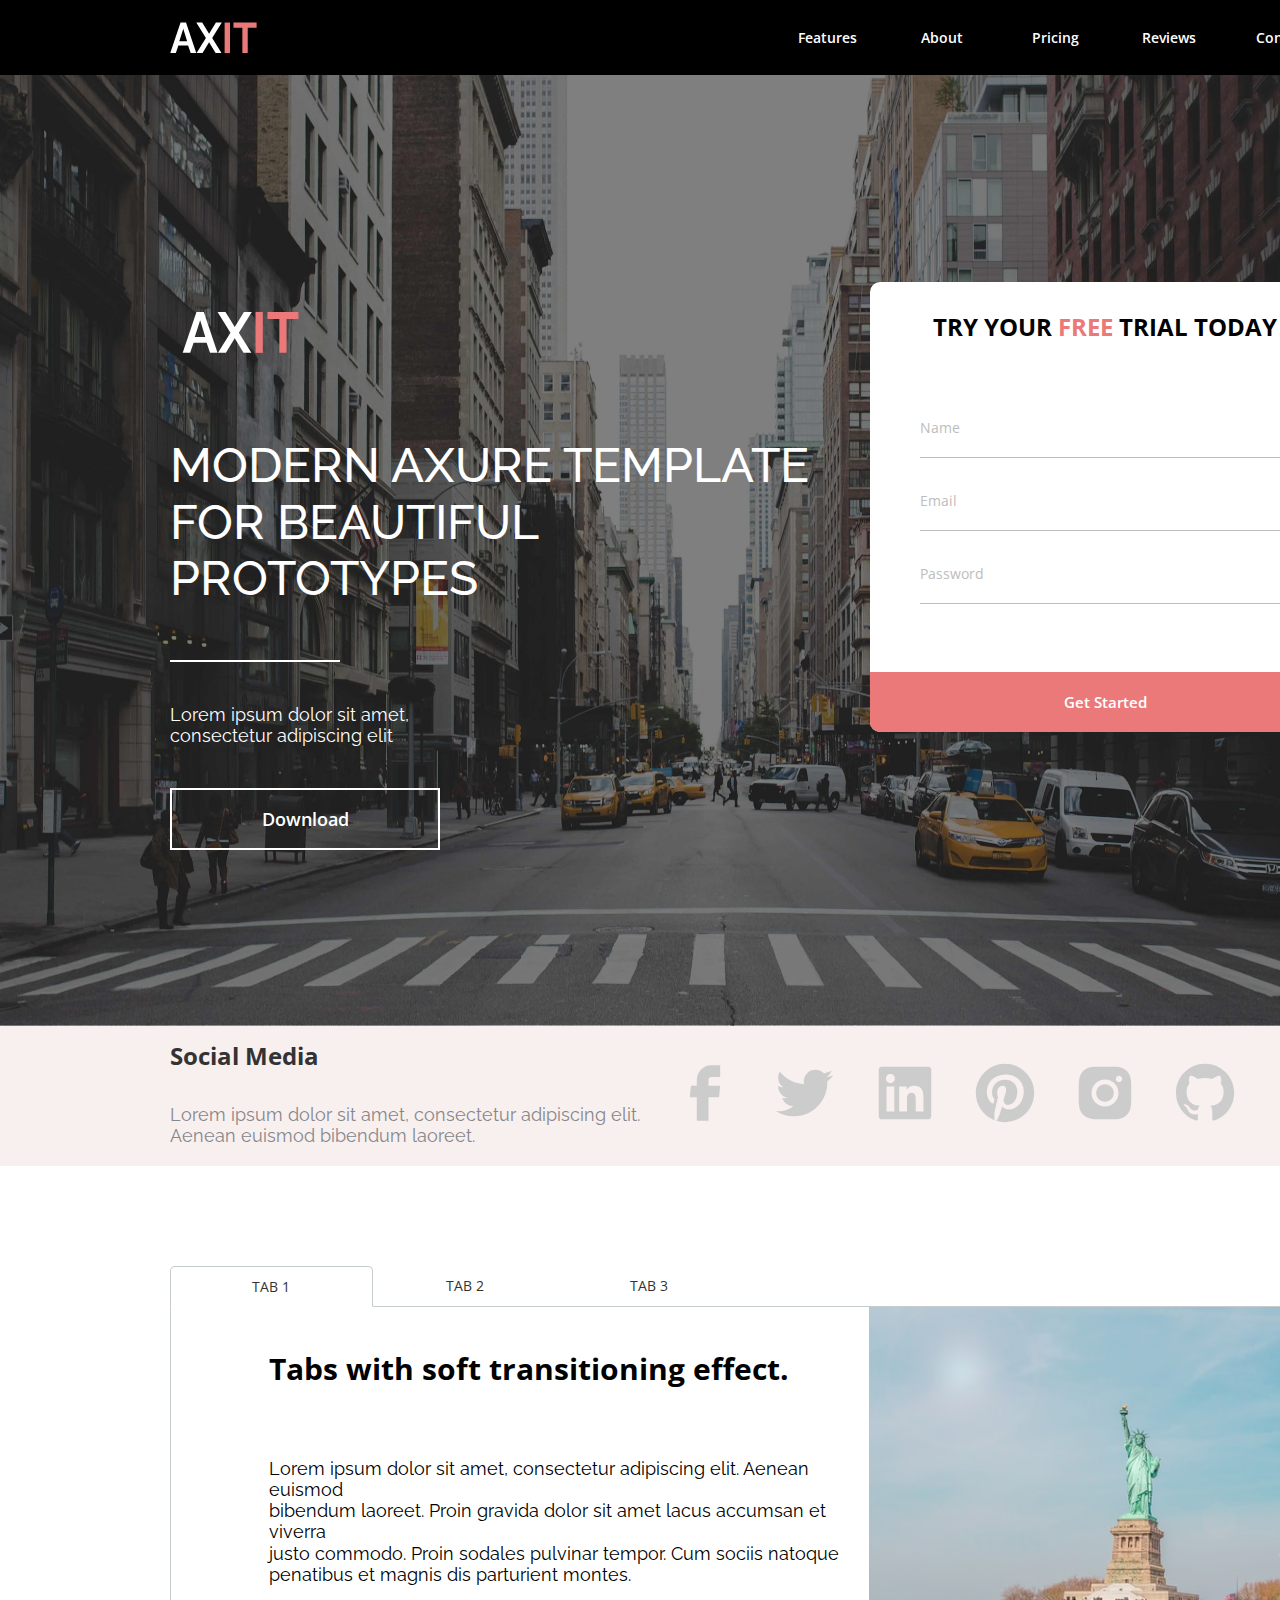
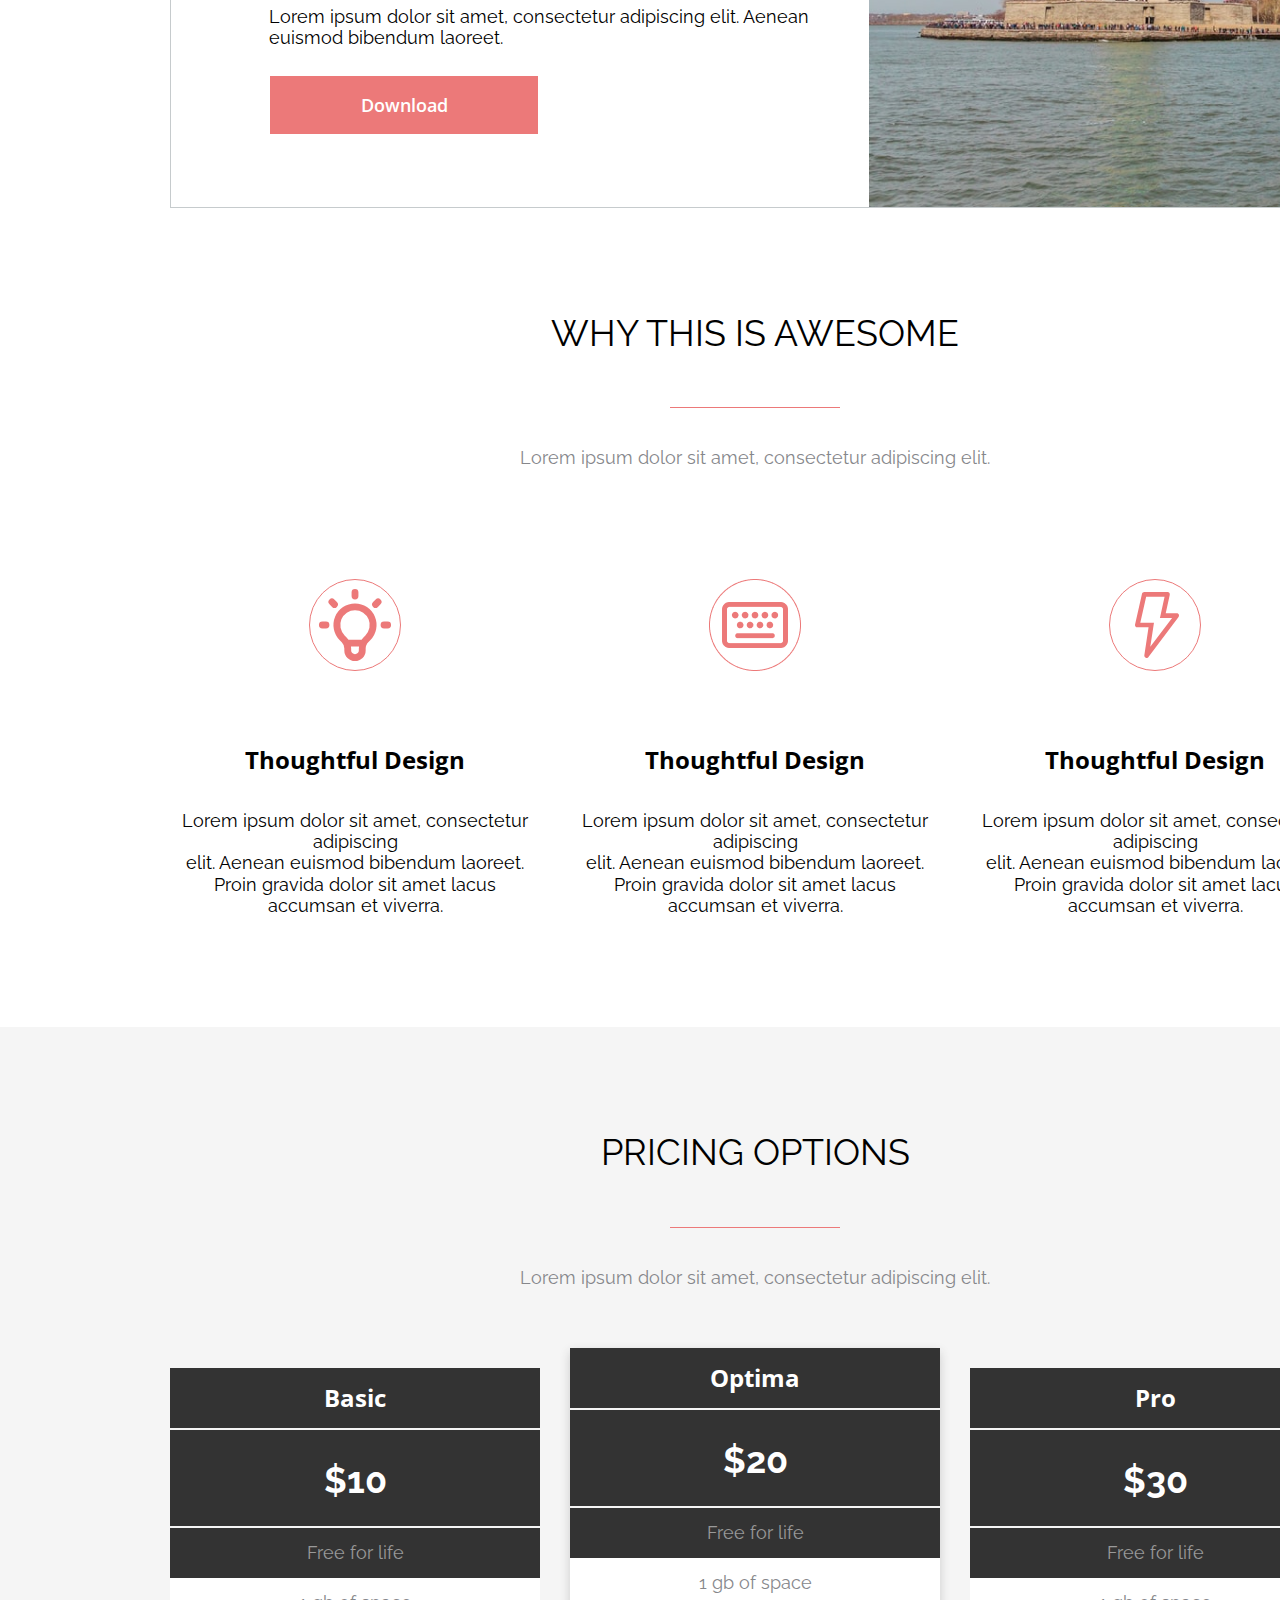
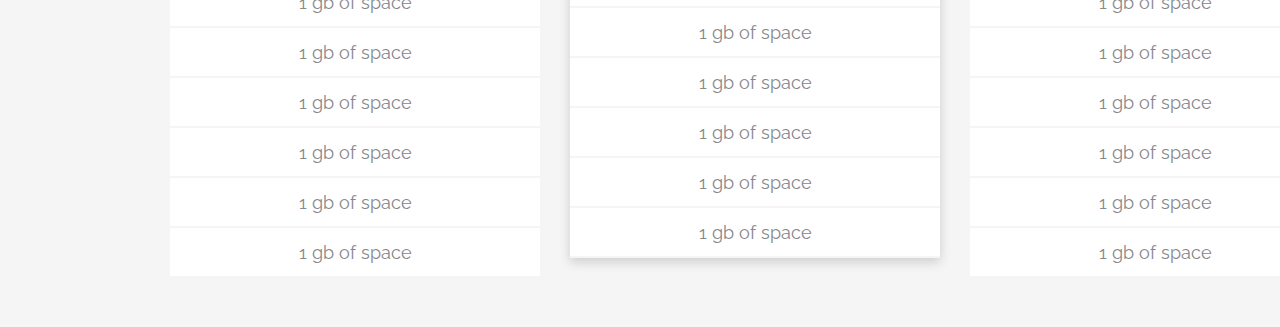
<file: HW5/index.html>
<!DOCTYPE html>
<html lang="en">
<head>
    <meta charset="UTF-8">
    <meta http-equiv="X-UA-Compatible" content="IE=edge">
    <meta name="viewport" content="width=device-width, initial-scale=1.0">
    <link rel="preconnect" href="https://fonts.googleapis.com">
    <link rel="preconnect" href="https://fonts.gstatic.com" crossorigin>
    <link href="https://fonts.googleapis.com/css2?family=Open+Sans:wght@400;700&family=Raleway:wght@400;500&display=swap" rel="stylesheet">
    <link rel="stylesheet" href="assets/axit_css/body.css">
    <title>AXIT</title>
</head>
<body>
  <div class="background-img">
    <div class="header">
    <header class="header__main">
        <img class="header__logo" src="assets/axit_img/logo.svg" alt="AXIT Logo" />
        <nav>
          <ul class="header__nav">
            <li><a class="nav__link" href="">Features</a></li>
            <li><a class="nav__link" href="">About</a></li>
            <li><a class="nav__link" href="">Pricing</a></li>
            <li><a class="nav__link" href="">Reviews</a></li>
            <li><a class="nav__link" href="">Contact</a></li>
          </ul>
        </nav>
      </header>
    </div>
    <div class="whole-banner">
      <div class="banner">
        <div class="banner__main">
          <img class="banner__logo" src="assets/axit_img/logo.svg" alt="AXIT Logo"/>
          <h1 class="banner__title">MODERN AXURE TEMPLATE FOR BEAUTIFUL PROTOTYPES</h1>
          <div class="banner__line"></div>
          <p class="banner__text">
            Lorem ipsum dolor sit amet, consectetur adipiscing elit
          </p>
          <a href="" class="banner__button">Download</a>
        </div>
        <form class="banner__form form" action="">
            <div class="form__title">TRY YOUR <span class="form__title-highlight">FREE</span> TRIAL TODAY</div>
            <div class="form__group" >
              
              <input id="name" class="form__input" type="text">
              <label class="form__label" for="name">Name</label>
            </div>
            <div class="form__group">
              <input id="email" class="form__input" type="text">
              <label class="form__label" for="email">Email</label>
            </div>
            <div class="form__group">
              <input id="password" class="form__input" type="text">
              <label class="form__label" for="password">Password</label>
            </div>
            <button class="form__button">Get Started</button>
        </form>
      </div>
    </div>
</div>
<div class="social__all">
  <div class="social__content">
    <div class="social__text">
      <div class="social__text__title">
        Social Media
      </div>
      <p class="social__text__paragraph">
        Lorem ipsum dolor sit amet, consectetur adipiscing elit. 
        Aenean euismod bibendum laoreet.
      </p>
    </div>
    <a href=""><img class="social__button" src="assets/axit_img/facebook_icon.svg" alt="facebook icon"></a>
    <a href=""><img class="social__button" src="assets/axit_img/twitter_icon.svg" alt="twitter icon"></a>
    <a href=""><img class="social__button" src="assets/axit_img/linkedin_icon.svg" alt="linkedin icon"></a>
    <a href=""><img class="social__button" src="assets/axit_img/pinterest_icon.svg" alt="pinterest icon"></a>
    <a href=""><img class="social__button" src="assets/axit_img/instagram_icon.svg" alt="instagram icon"></a>
    <a href=""><img class="social__button" src="assets/axit_img/github_icon.svg" alt="github icon"></a>
    <a href=""><img class="social__button" src="assets/axit_img/rss_icon.svg" alt="rss icon"></a>
  </div>
</div>
<div class="tabs__all">
  <div class="tabs__main">
    <div class="tabs__tabs-group">
      <a class="tabs-group__tab tab-active" href="">TAB 1</a>
      <a class="tabs-group__tab" href="">TAB 2</a>
      <a class="tabs-group__tab" href="">TAB 3</a>
    </div>
      <div class="tabs__content">
        <div class="tabs__content__text">
          <div class="text__title">Tabs with soft transitioning effect.</div>
          <p class="text__paragraph">Lorem ipsum dolor sit amet, consectetur adipiscing elit. Aenean euismod<br>
            bibendum laoreet. Proin gravida dolor sit amet lacus accumsan et viverra<br>
            justo commodo. Proin sodales pulvinar tempor. Cum sociis natoque 
            penatibus et magnis dis parturient montes.<br><br>

            Lorem ipsum dolor sit amet, consectetur adipiscing elit. Aenean euismod 
            bibendum laoreet.
          </p>
          <a class="tabs__button" href="">Download</a>
        </div>
        <img class="tabs__image" src="assets/axit_img/Rectangle 111.png" alt="Victory Statue">
    </div>
  </div>
</div>
<div class="tabs__all">
  <div class="awesome-block">
    <p class='awesome-block__title'>WHY THIS IS AWESOME</p>
    <div class="awesome-block__line"></div>
    <p class="awesome-block__subtitle">Lorem ipsum dolor sit amet, consectetur adipiscing elit.</p>
    <div class="cards">
    <div class="cards__card">
      <img src="assets/axit_img/about_icon_1.svg" alt="Lamp icon">
      <p class="card__title">Thoughtful Design</p>
      <p class="card__text">Lorem ipsum dolor sit amet, consectetur adipiscing<br>
        elit. Aenean euismod bibendum laoreet.<br>
        Proin gravida  dolor sit amet lacus<br>
        accumsan et viverra.</p>
    </div>
    <div class="cards__card">
      <img src="assets/axit_img/about_icon_2.png" alt="Keyboard icon">
      <p class="card__title">Thoughtful Design</p>
      <p class="card__text">Lorem ipsum dolor sit amet, consectetur adipiscing<br>
        elit. Aenean euismod bibendum laoreet.<br>
        Proin gravida  dolor sit amet lacus<br>
        accumsan et viverra.</p>
    </div>
    <div class="cards__card">
      <img src="assets/axit_img/about_icon_3.svg" alt="Lighting icon">
      <p class="card__title">Thoughtful Design</p>
      <p class="card__text">Lorem ipsum dolor sit amet, consectetur adipiscing<br>
        elit. Aenean euismod bibendum laoreet.<br>
        Proin gravida  dolor sit amet lacus<br>
        accumsan et viverra.</p>
    </div>
  </div>
  </div>
  <div class="pricing-all">
    <div class="awesome-block">
      <div class="pricing__title-block">
      <p class='awesome-block__title pricing__title'>PRICING OPTIONS</p>
      <div class="awesome-block__line pricing__line"></div>
      <p class="awesome-block__subtitle pricing__subtitle">Lorem ipsum dolor sit amet, consectetur adipiscing elit.</p>
    </div>
      <div class="pricing-card">
      <div class="pricing-card__card">
        <div class="pricing-card__title">Basic</div>
        <div class="pricing-card__price">$10</div>
        <div class="pricing-card__description">Free for life</div>
        <div class="pricing-card__offer">1 gb of space</div>
        <div class="pricing-card__offer">1 gb of space</div>
        <div class="pricing-card__offer">1 gb of space</div>
        <div class="pricing-card__offer">1 gb of space</div>
        <div class="pricing-card__offer">1 gb of space</div>
        <div class="pricing-card__offer">1 gb of space</div>
      </div>
      <div class="pricing-card__card">
        <div class="pricing-card__title">Optima</div>
        <div class="pricing-card__price">$20</div>
        <div class="pricing-card__description">Free for life</div>
        <div class="pricing-card__offer">1 gb of space</div>
        <div class="pricing-card__offer">1 gb of space</div>
        <div class="pricing-card__offer">1 gb of space</div>
        <div class="pricing-card__offer">1 gb of space</div>
        <div class="pricing-card__offer">1 gb of space</div>
        <div class="pricing-card__offer">1 gb of space</div>
      </div>
      <div class="pricing-card__card">
        <div class="pricing-card__title">Pro</div>
        <div class="pricing-card__price">$30</div>
        <div class="pricing-card__description">Free for life</div>
        <div class="pricing-card__offer">1 gb of space</div>
        <div class="pricing-card__offer">1 gb of space</div>
        <div class="pricing-card__offer">1 gb of space</div>
        <div class="pricing-card__offer">1 gb of space</div>
        <div class="pricing-card__offer">1 gb of space</div>
        <div class="pricing-card__offer">1 gb of space</div>
      </div>
    </div>
    </div>
</div>
</body>
</html>
</file>
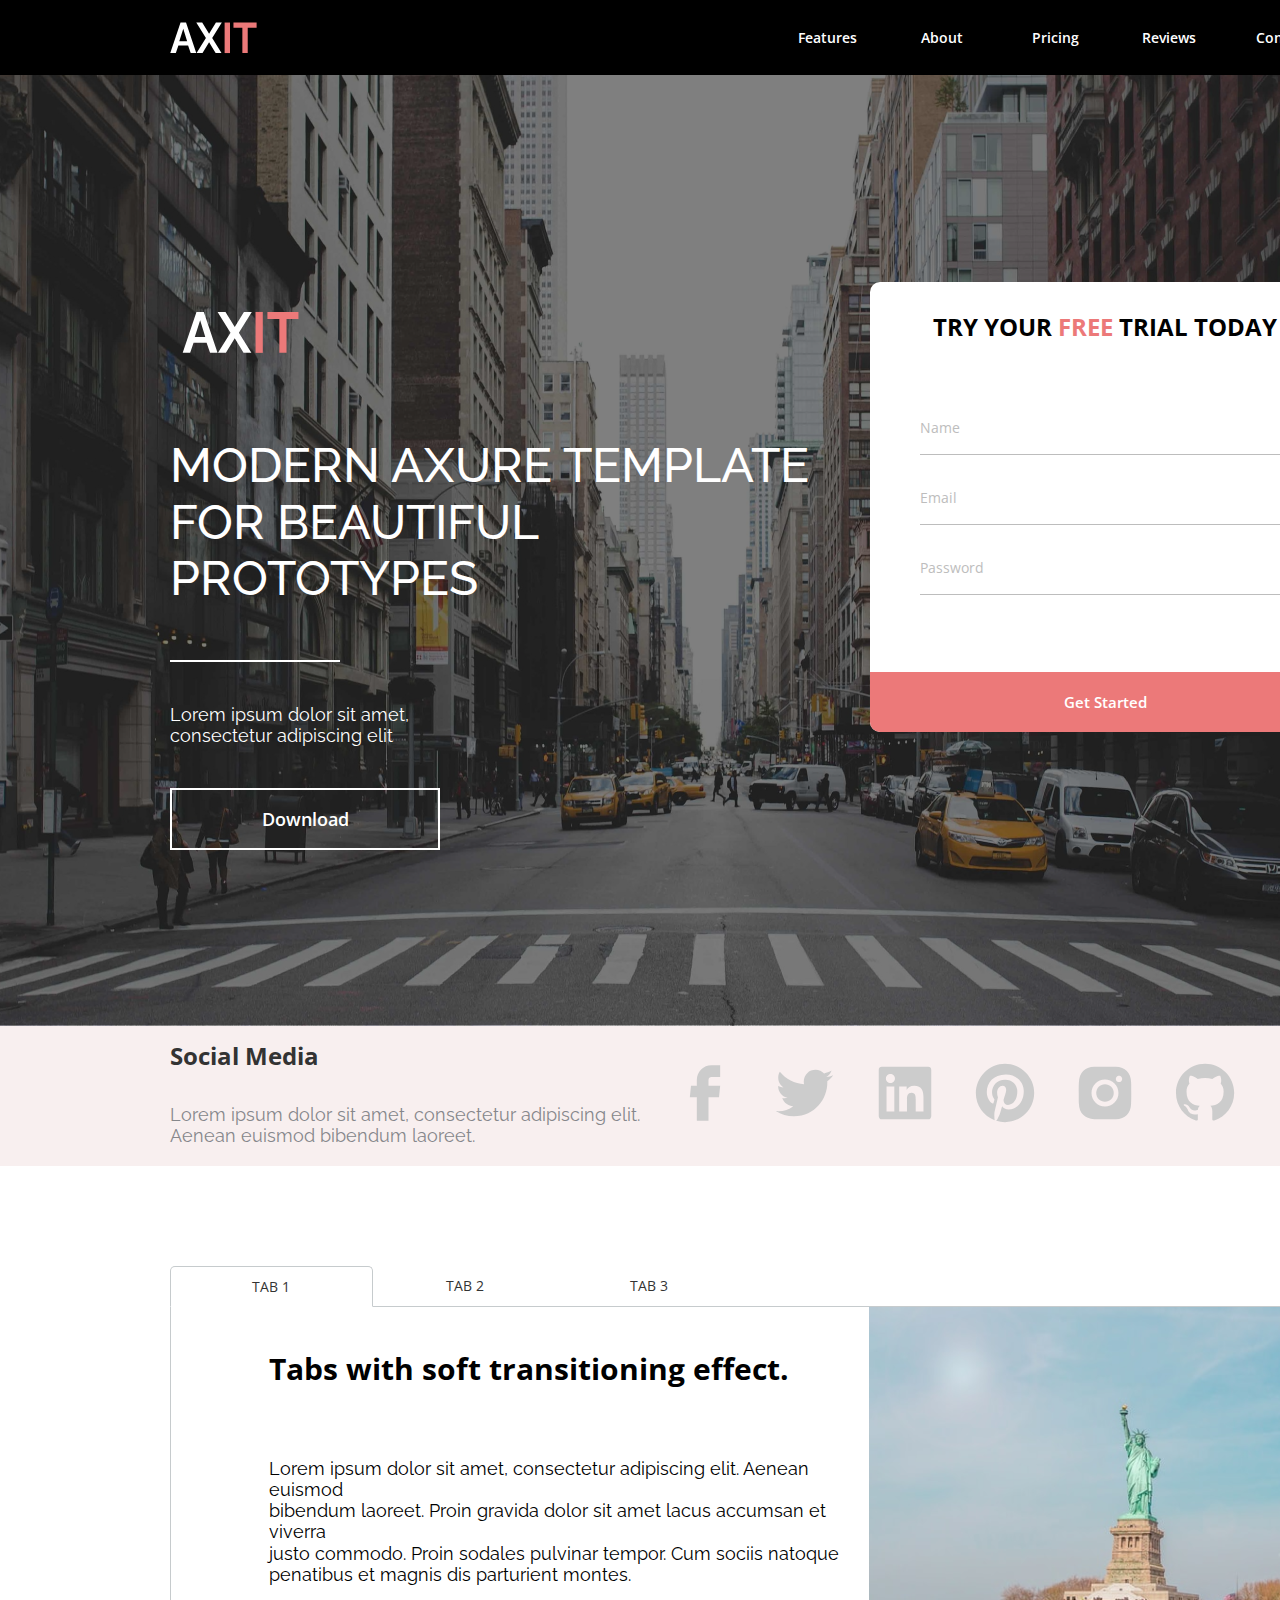
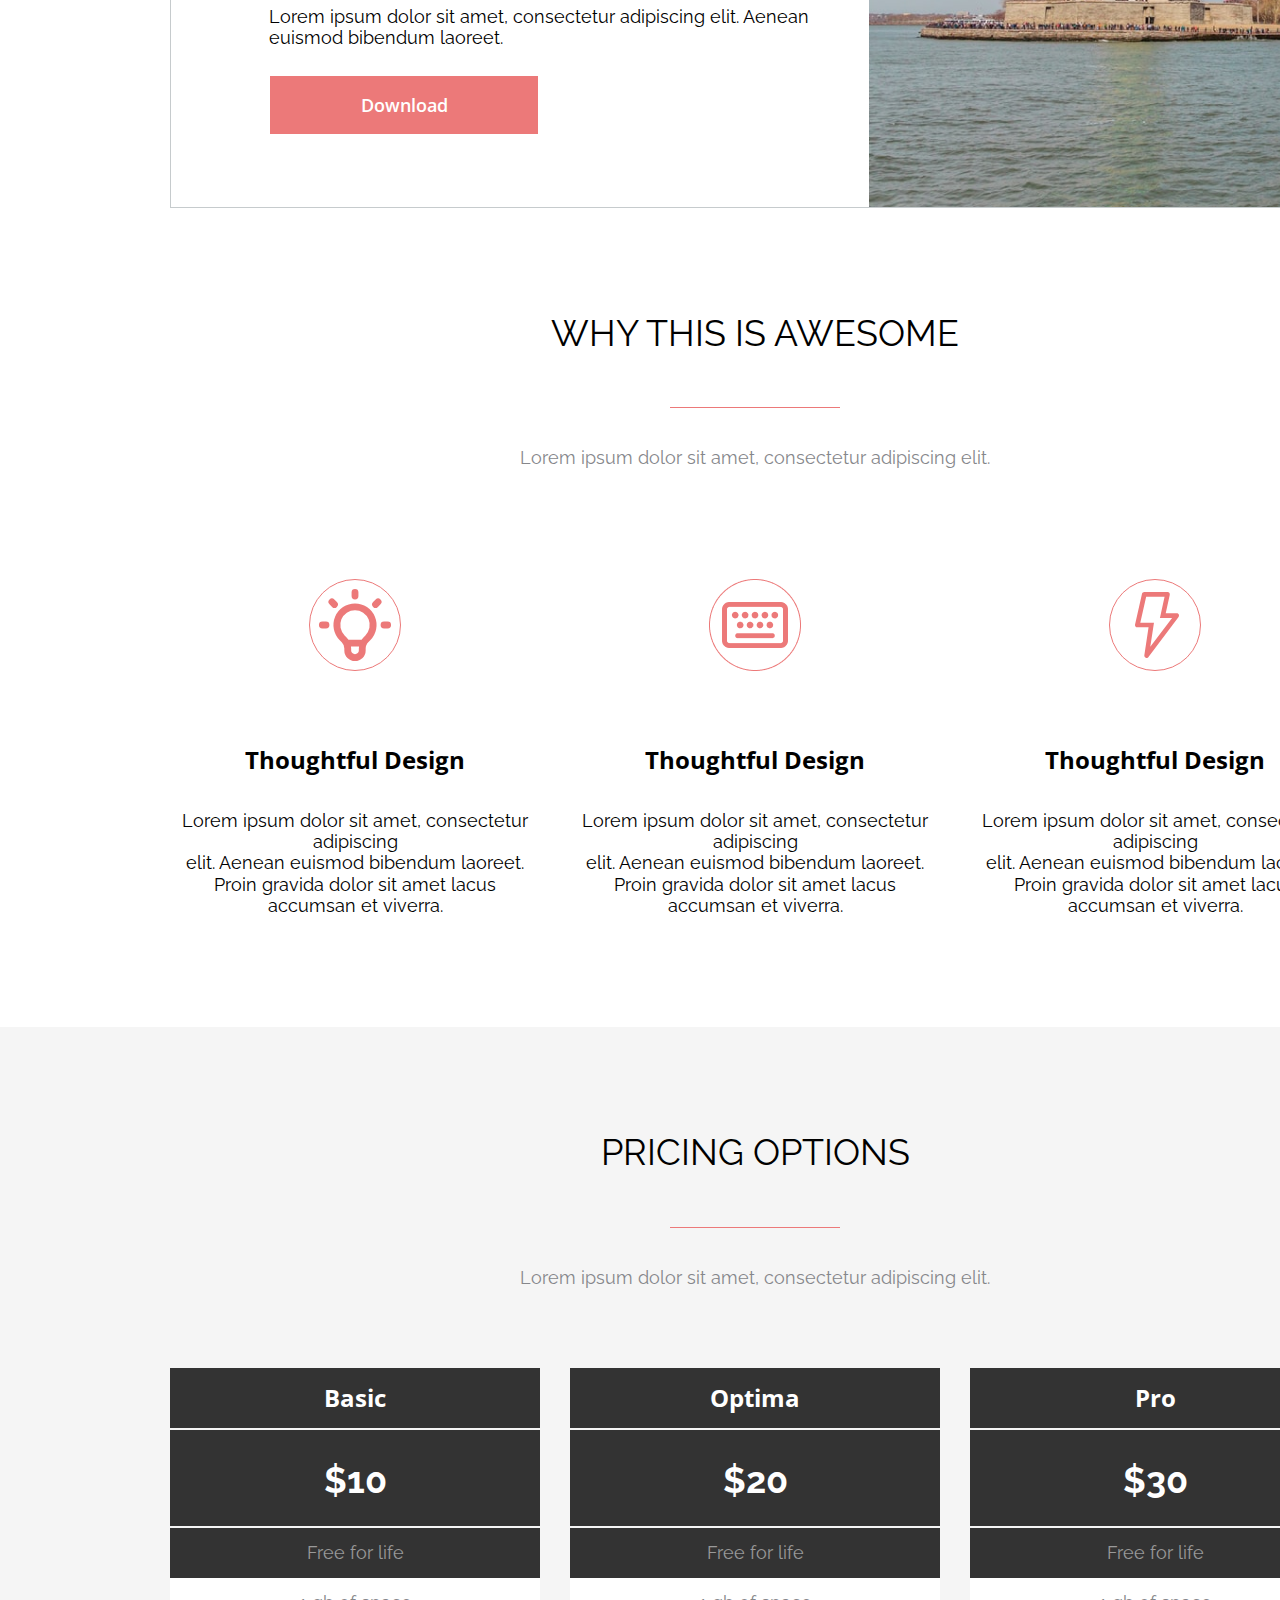
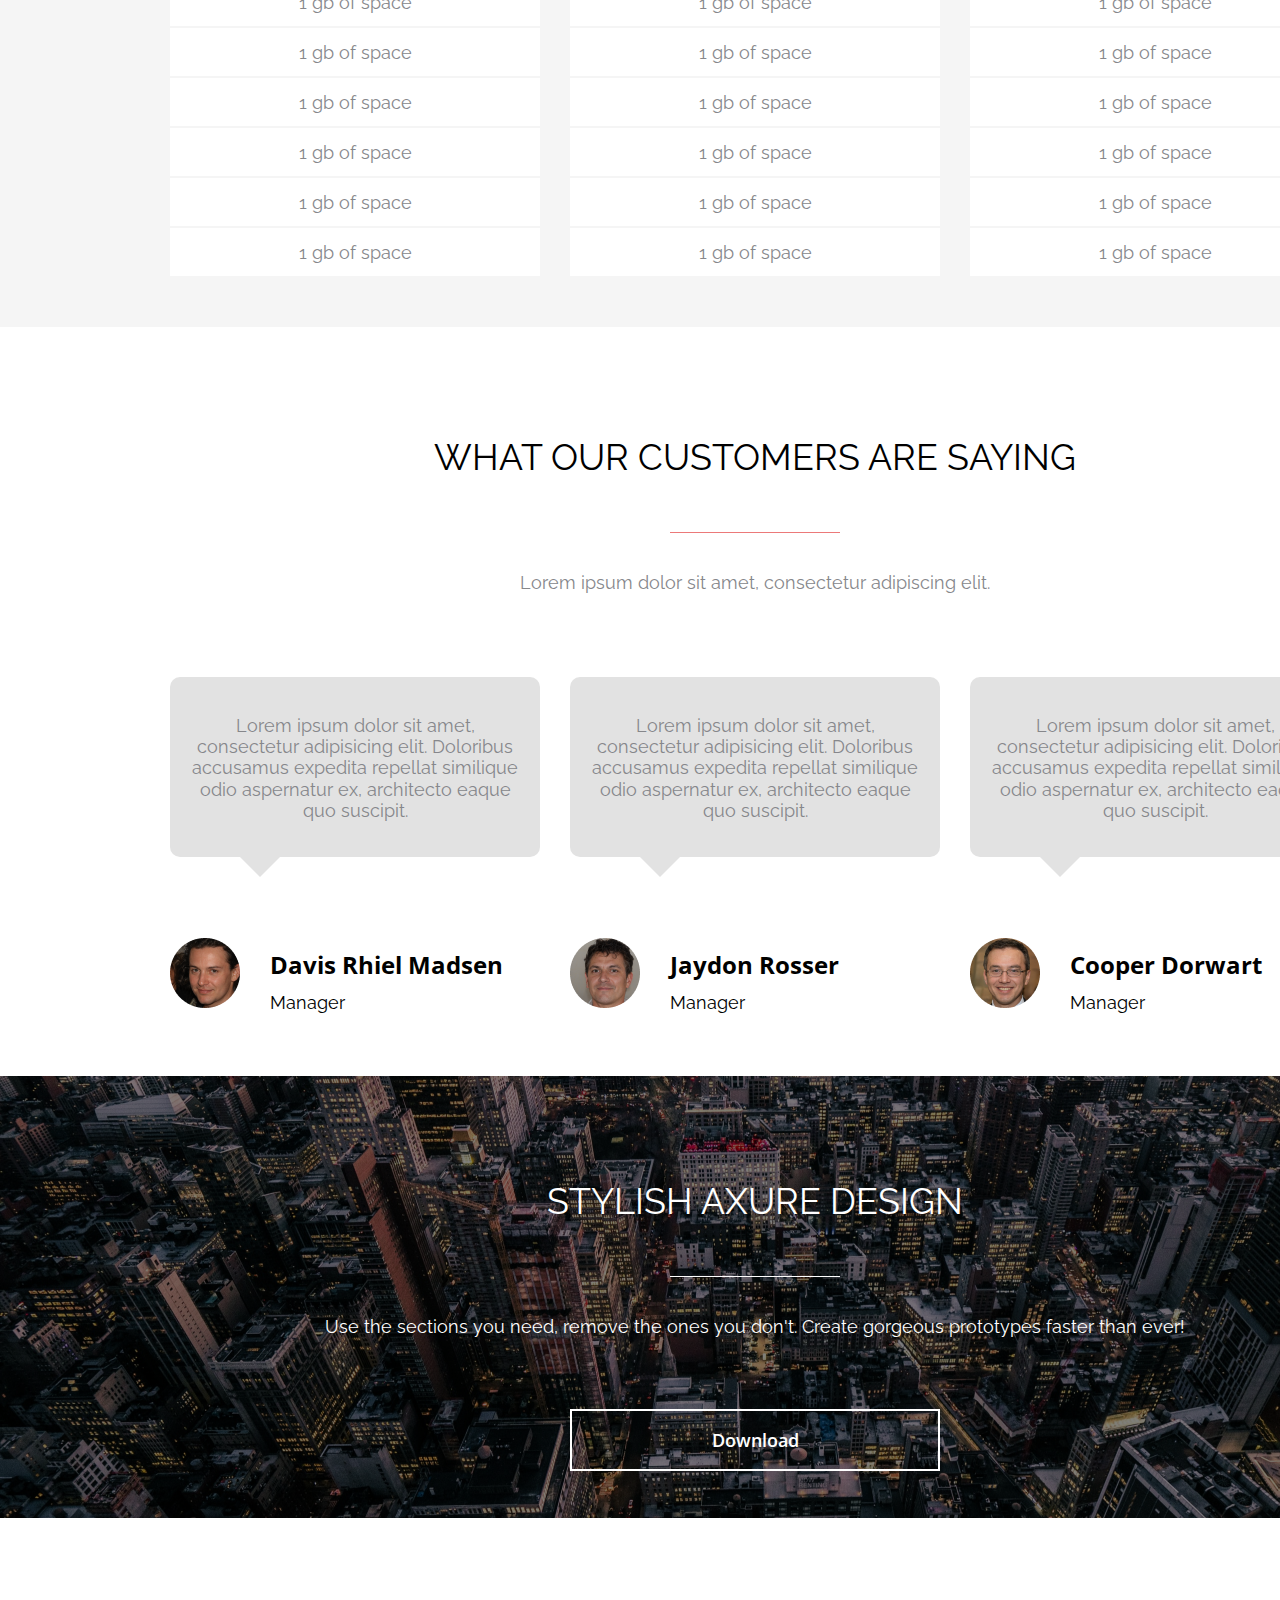
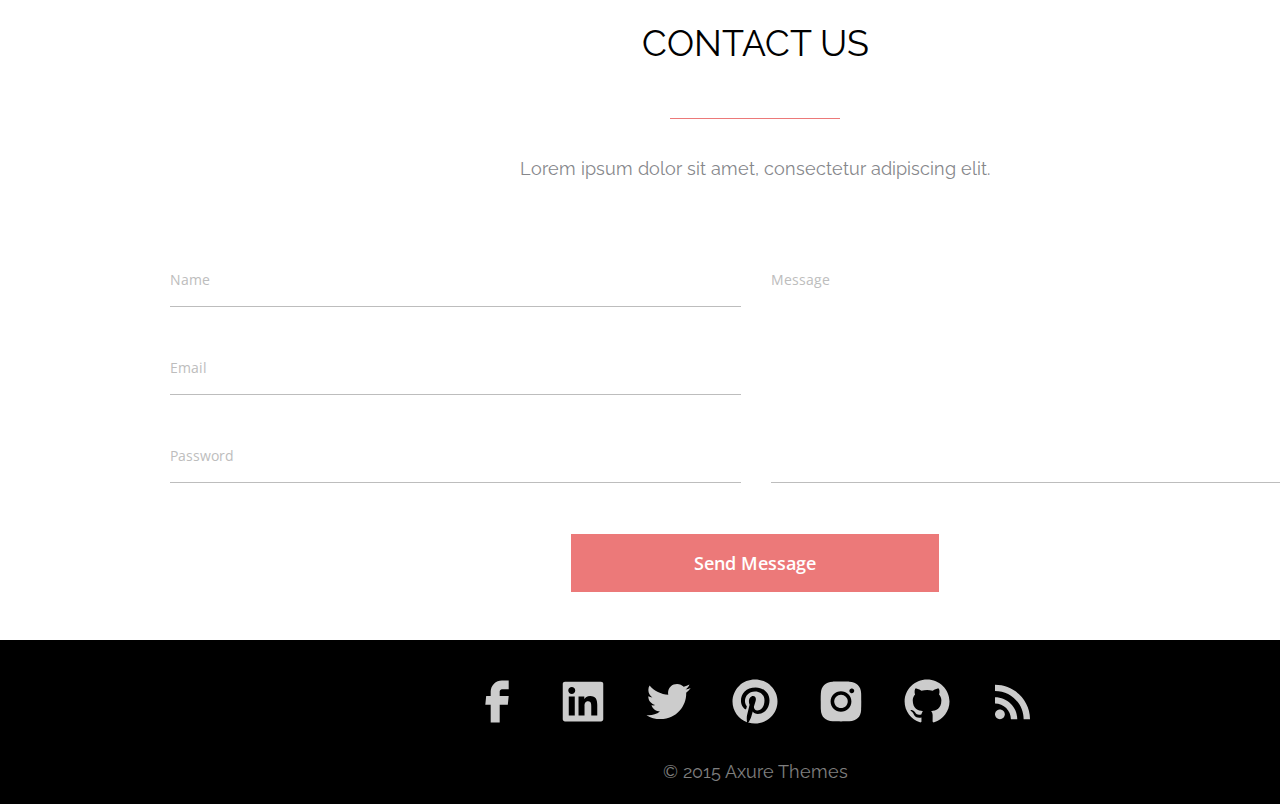
<file: HW7/index.html>
<!DOCTYPE html>
<html lang="en">
<head>
    <meta charset="UTF-8">
    <meta http-equiv="X-UA-Compatible" content="IE=edge">
    <meta name="viewport" content="width=device-width, initial-scale=1.0">
    <link rel="preconnect" href="https://fonts.googleapis.com">
    <link rel="preconnect" href="https://fonts.gstatic.com" crossorigin>
    <link href="https://fonts.googleapis.com/css2?family=Open+Sans:wght@400;700&family=Raleway:wght@400;500&display=swap" rel="stylesheet">
    <link rel="stylesheet" href="assets/axit_css/body.css">
    <title>AXIT</title>
</head>
<body>
  <div class="background-img">
    <div class="header">
    <header class="header__main">
        <img class="header__logo" src="assets/axit_img/logo.svg" alt="AXIT Logo" />
        <nav>
          <ul class="header__nav">
            <li><a class="nav__link" href="">Features</a></li>
            <li><a class="nav__link" href="">About</a></li>
            <li><a class="nav__link" href="">Pricing</a></li>
            <li><a class="nav__link" href="">Reviews</a></li>
            <li><a class="nav__link" href="">Contact</a></li>
          </ul>
        </nav>
      </header>
    </div>
    <div class="whole-banner">
      <div class="banner">
        <div class="banner__main">
          <img class="banner__logo" src="assets/axit_img/logo.svg" alt="AXIT Logo"/>
          <h1 class="banner__title">MODERN AXURE TEMPLATE FOR BEAUTIFUL PROTOTYPES</h1>
          <div class="banner__line"></div>
          <p class="banner__text">
            Lorem ipsum dolor sit amet, consectetur adipiscing elit
          </p>
          <a href="" class="banner__button">Download</a>
        </div>
        <form class="banner__form form" action="">
            <div class="form__title">TRY YOUR <span class="form__title-highlight">FREE</span> TRIAL TODAY</div>
            <div class="form__group" >
              
              <input id="name" class="form__input" type="text">
              <label class="form__label" for="name">Name</label>
            </div>
            <div class="form__group">
              <input id="email" class="form__input" type="text">
              <label class="form__label" for="email">Email</label>
            </div>
            <div class="form__group">
              <input id="password" class="form__input" type="text">
              <label class="form__label" for="password">Password</label>
            </div>
            <button class="form__button">Get Started</button>
        </form>
      </div>
    </div>
</div>
<div class="social__all">
  <div class="social__content">
    <div class="social__text">
      <div class="social__text__title">
        Social Media
      </div>
      <p class="social__text__paragraph">
        Lorem ipsum dolor sit amet, consectetur adipiscing elit. 
        Aenean euismod bibendum laoreet.
      </p>
    </div>
    <a href=""><img class="social__button" src="assets/axit_img/facebook_icon.svg" alt="facebook icon"></a>
    <a href=""><img class="social__button" src="assets/axit_img/twitter_icon.svg" alt="twitter icon"></a>
    <a href=""><img class="social__button" src="assets/axit_img/linkedin_icon.svg" alt="linkedin icon"></a>
    <a href=""><img class="social__button" src="assets/axit_img/pinterest_icon.svg" alt="pinterest icon"></a>
    <a href=""><img class="social__button" src="assets/axit_img/instagram_icon.svg" alt="instagram icon"></a>
    <a href=""><img class="social__button" src="assets/axit_img/github_icon.svg" alt="github icon"></a>
    <a href=""><img class="social__button" src="assets/axit_img/rss_icon.svg" alt="rss icon"></a>
  </div>
</div>
<div class="tabs__all">
  <div class="tabs__main">
    <div class="tabs__tabs-group">
      <a class="tabs-group__tab tab-active" href="">TAB 1</a>
      <a class="tabs-group__tab" href="">TAB 2</a>
      <a class="tabs-group__tab" href="">TAB 3</a>
    </div>
      <div class="tabs__content">
        <div class="tabs__content__text">
          <div class="text__title">Tabs with soft transitioning effect.</div>
          <p class="text__paragraph">Lorem ipsum dolor sit amet, consectetur adipiscing elit. Aenean euismod<br>
            bibendum laoreet. Proin gravida dolor sit amet lacus accumsan et viverra<br>
            justo commodo. Proin sodales pulvinar tempor. Cum sociis natoque 
            penatibus et magnis dis parturient montes.<br><br>

            Lorem ipsum dolor sit amet, consectetur adipiscing elit. Aenean euismod 
            bibendum laoreet.
          </p>
          <a class="tabs__button" href="">Download</a>
        </div>
        <img class="tabs__image" src="assets/axit_img/Rectangle 111.png" alt="Victory Statue">
    </div>
  </div>
</div>
<div class="tabs__all">
  <div class="awesome-block">
    <p class='awesome-block__title'>WHY THIS IS AWESOME</p>
    <div class="awesome-block__line"></div>
    <p class="awesome-block__subtitle">Lorem ipsum dolor sit amet, consectetur adipiscing elit.</p>
    <div class="cards">
    <div class="cards__card">
      <img src="assets/axit_img/about_icon_1.svg" alt="Lamp icon">
      <p class="card__title">Thoughtful Design</p>
      <p class="card__text">Lorem ipsum dolor sit amet, consectetur adipiscing<br>
        elit. Aenean euismod bibendum laoreet.<br>
        Proin gravida  dolor sit amet lacus<br>
        accumsan et viverra.</p>
    </div>
    <div class="cards__card">
      <img src="assets/axit_img/about_icon_2.png" alt="Keyboard icon">
      <p class="card__title">Thoughtful Design</p>
      <p class="card__text">Lorem ipsum dolor sit amet, consectetur adipiscing<br>
        elit. Aenean euismod bibendum laoreet.<br>
        Proin gravida  dolor sit amet lacus<br>
        accumsan et viverra.</p>
    </div>
    <div class="cards__card">
      <img src="assets/axit_img/about_icon_3.svg" alt="Lighting icon">
      <p class="card__title">Thoughtful Design</p>
      <p class="card__text">Lorem ipsum dolor sit amet, consectetur adipiscing<br>
        elit. Aenean euismod bibendum laoreet.<br>
        Proin gravida  dolor sit amet lacus<br>
        accumsan et viverra.</p>
    </div>
  </div>
  </div>
  <div class="pricing-all">
    <div class="awesome-block">
      <div class="pricing__title-block">
      <p class='awesome-block__title pricing__title'>PRICING OPTIONS</p>
      <div class="awesome-block__line pricing__line"></div>
      <p class="awesome-block__subtitle pricing__subtitle">Lorem ipsum dolor sit amet, consectetur adipiscing elit.</p>
    </div>
      <div class="pricing-card">
      <div class="pricing-card__card">
        <div class="pricing-card__title">Basic</div>
        <div class="pricing-card__price">$10</div>
        <div class="pricing-card__description">Free for life</div>
        <div class="pricing-card__offer">1 gb of space</div>
        <div class="pricing-card__offer">1 gb of space</div>
        <div class="pricing-card__offer">1 gb of space</div>
        <div class="pricing-card__offer">1 gb of space</div>
        <div class="pricing-card__offer">1 gb of space</div>
        <div class="pricing-card__offer">1 gb of space</div>
      </div>
      <div class="pricing-card__card">
        <div class="pricing-card__title">Optima</div>
        <div class="pricing-card__price">$20</div>
        <div class="pricing-card__description">Free for life</div>
        <div class="pricing-card__offer">1 gb of space</div>
        <div class="pricing-card__offer">1 gb of space</div>
        <div class="pricing-card__offer">1 gb of space</div>
        <div class="pricing-card__offer">1 gb of space</div>
        <div class="pricing-card__offer">1 gb of space</div>
        <div class="pricing-card__offer">1 gb of space</div>
      </div>
      <div class="pricing-card__card">
        <div class="pricing-card__title">Pro</div>
        <div class="pricing-card__price">$30</div>
        <div class="pricing-card__description">Free for life</div>
        <div class="pricing-card__offer">1 gb of space</div>
        <div class="pricing-card__offer">1 gb of space</div>
        <div class="pricing-card__offer">1 gb of space</div>
        <div class="pricing-card__offer">1 gb of space</div>
        <div class="pricing-card__offer">1 gb of space</div>
        <div class="pricing-card__offer">1 gb of space</div>
      </div>
    </div>
    </div>
    <div class="tabs__all">
      <div class="awesome-block customer-block">
        <p class='awesome-block__title customer__title'>WHAT OUR CUSTOMERS ARE SAYING</p>
        <div class="awesome-block__line pricing__line"></div>
        <p class="awesome-block__subtitle">Lorem ipsum dolor sit amet, consectetur adipiscing elit.</p>
        <div class="customer-cards">
        <div class="customer-cards__card">
          <div class="customer-cards__text">Lorem ipsum dolor sit amet, <br>
            consectetur adipisicing elit. Doloribus <br>
            accusamus expedita repellat similique <br>
            odio aspernatur ex, architecto eaque <br>
            quo suscipit.
            <div class="text__triangle"></div>
          </div>
          <div class="text__author">
            <img class="author__photo" src="assets/axit_img/Ellipse 7.png" alt="Author photo">
            <div class="author__info">
              <p class="author__name">Davis Rhiel Madsen</p>
              <p class="autor__job">Manager</p>
            </div>
          </div>
        </div>
        <div class="customer-cards__card">
          <div class="customer-cards__text">Lorem ipsum dolor sit amet, <br>
            consectetur adipisicing elit. Doloribus <br>
            accusamus expedita repellat similique <br>
            odio aspernatur ex, architecto eaque <br>
            quo suscipit.
            <div class="text__triangle"></div>
          </div>
          
          <div class="text__author">
            <img class="author__photo" src="assets/axit_img/Ellipse 7 (1).png" alt="Author photo">
            <div class="author__info">
              <p class="author__name">Jaydon Rosser</p>
              <p class="autor__job">Manager</p>
            </div>
          </div>
        </div>
        <div class="customer-cards__card">
          <div class="customer-cards__text">Lorem ipsum dolor sit amet, <br>
            consectetur adipisicing elit. Doloribus <br>
            accusamus expedita repellat similique <br>
            odio aspernatur ex, architecto eaque <br>
            quo suscipit.
            <div class="text__triangle"></div>
          </div>
          
          <div class="text__author">
            <img class="author__photo" src="assets/axit_img/Ellipse 7 (2).png" alt="Author photo">
            <div class="author__info">
              <p class="author__name">Cooper Dorwart</p>
              <p class="autor__job">Manager</p>
            </div>
          </div>
        </div>
      </div>
</div>
<div class="stylish-bg">
  <div class="stylish-content">
    <p class="awesome-block__title title-white">STYLISH AXURE DESIGN</p>
    <div class="awesome-block__line line-white"></div>
    <p class="awesome-block__subtitle text-white">Use the sections you need, remove the ones you don't.  Create gorgeous prototypes faster than ever!</p>
    <a href="" class="banner__button button-wide">Download</a>
  </div>
</div>
<div class="contact-us">
  <p class="awesome-block__title customer__title contact-us__title">CONTACT US</p>
  <div class="awesome-block__line pricing__line"></div>
  <p class="awesome-block__subtitle contact-us__subtitle">Lorem ipsum dolor sit amet, consectetur adipiscing elit.</p>
  
  <form class="contact-form" action="">

  <div class="input-group">
    <div class="input-group__item">
    <div class="form__group form__group--contact">
      <input id="name-2" class="form__input input-wide" type="text">
      <label class="form__label" for="name-2">Name</label>
    </div>
    <div class="form__group form__group--contact">
      <input id="email-2" class="form__input input-wide" type="text">
      <label class="form__label" for="email-2">Email</label>
    </div>
    <div class="form__group form__group--contact">
      <input id="password-2" class="form__input " type="text">
      <label class="form__label" for="password-2">Password</label>
    </div>
  </div>

    <div class="form__group input-group__item form__group--contact">
      <textarea class="form__input input-message" id="message"></textarea>
      <label class="form__label" for="message">Message</label>
    </div>
  </div>

    <button class="tabs__button button-wide contact-us__button">Send Message</button>
</form>
</div>
<div class="footer">
  <div class="footer__button-group">
    <a href=""><img class="footer__button" src="assets/axit_img/facebook_icon.svg" alt="facebook icon"></a>
    <a href=""><img class="footer__button" src="assets/axit_img/linkedin_icon.svg" alt="linkedin icon"></a>
    <a href=""><img class="footer__button" src="assets/axit_img/twitter_icon.svg" alt="twitter icon"></a>
    <a href=""><img class="footer__button" src="assets/axit_img/pinterest_icon.svg" alt="pinterest icon"></a>
    <a href=""><img class="footer__button" src="assets/axit_img/instagram_icon.svg" alt="instagram icon"></a>
    <a href=""><img class="footer__button" src="assets/axit_img/github_icon.svg" alt="github icon"></a>
    <a href=""><img class="footer__button" src="assets/axit_img/rss_icon.svg" alt="rss icon"></a>
  </div>
  <p class="copyright">© 2015 Axure Themes</p>
</div>
</body>
</html>
</file>
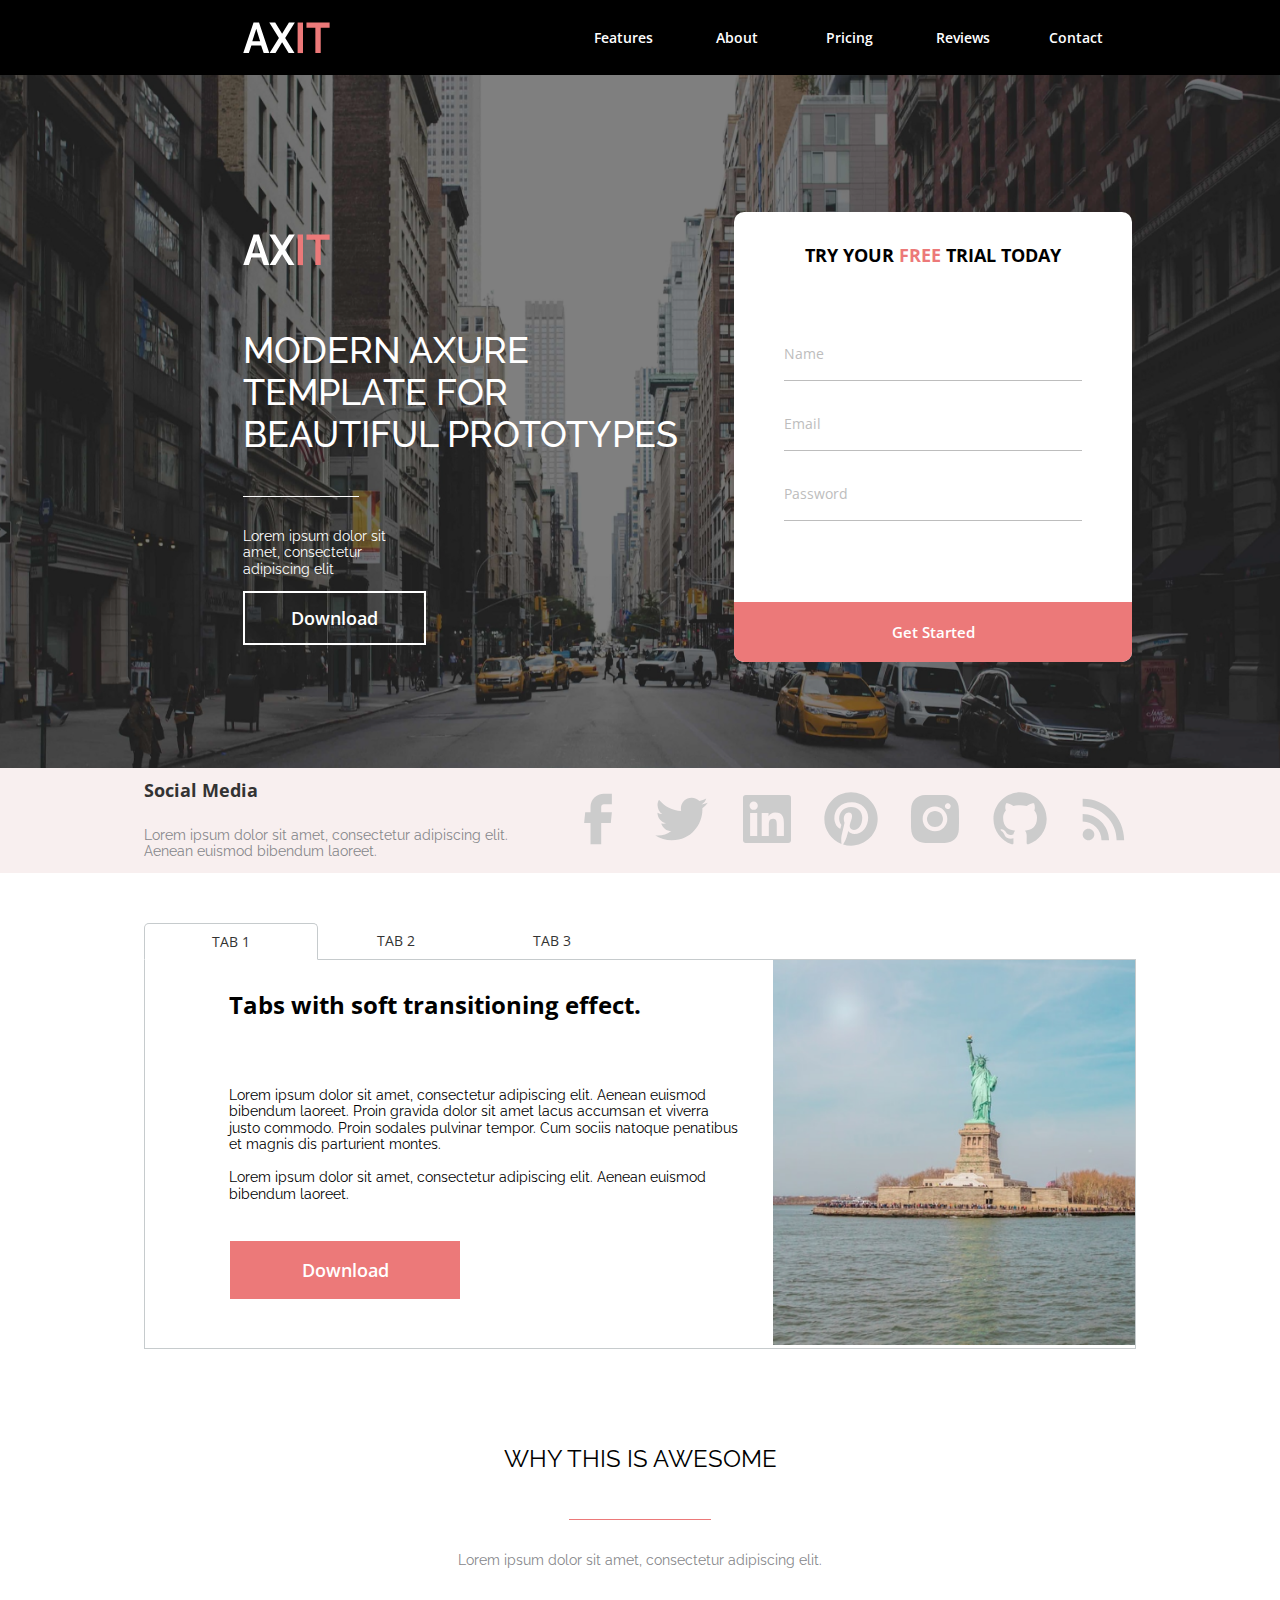
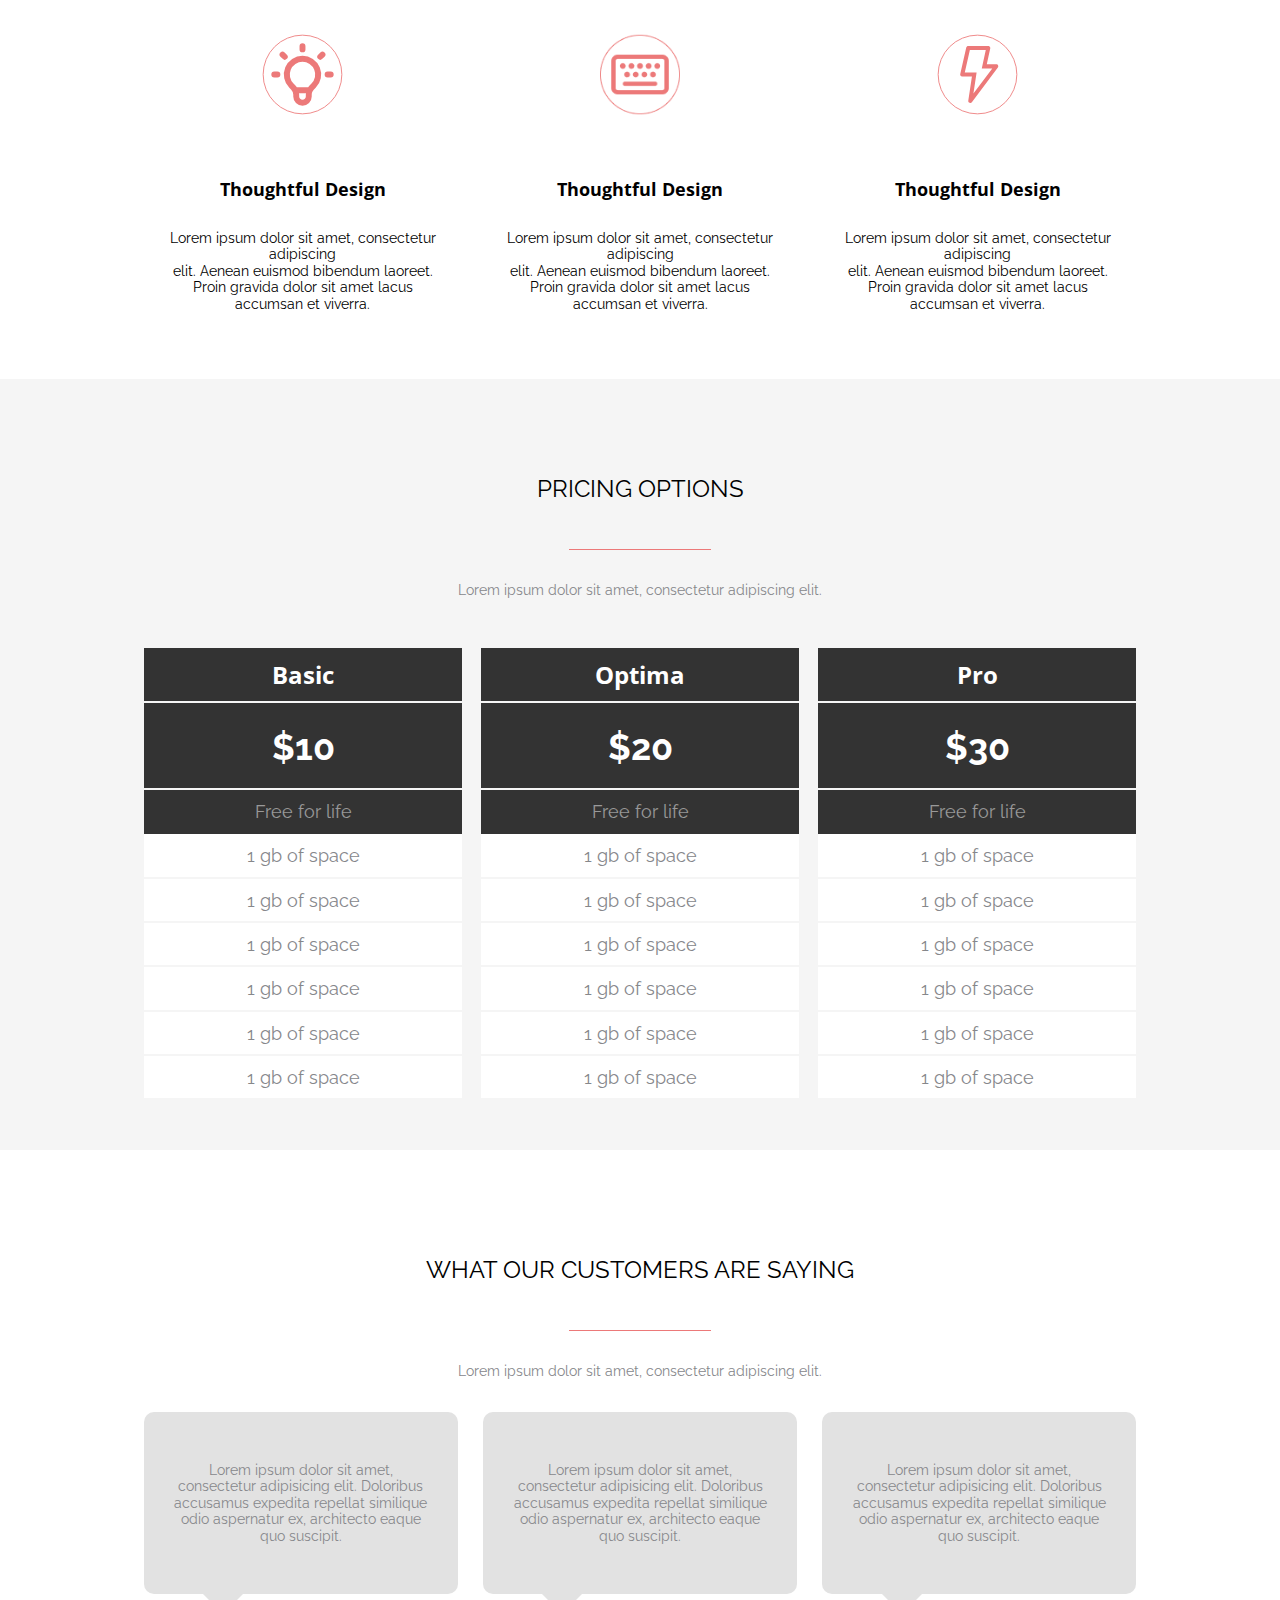
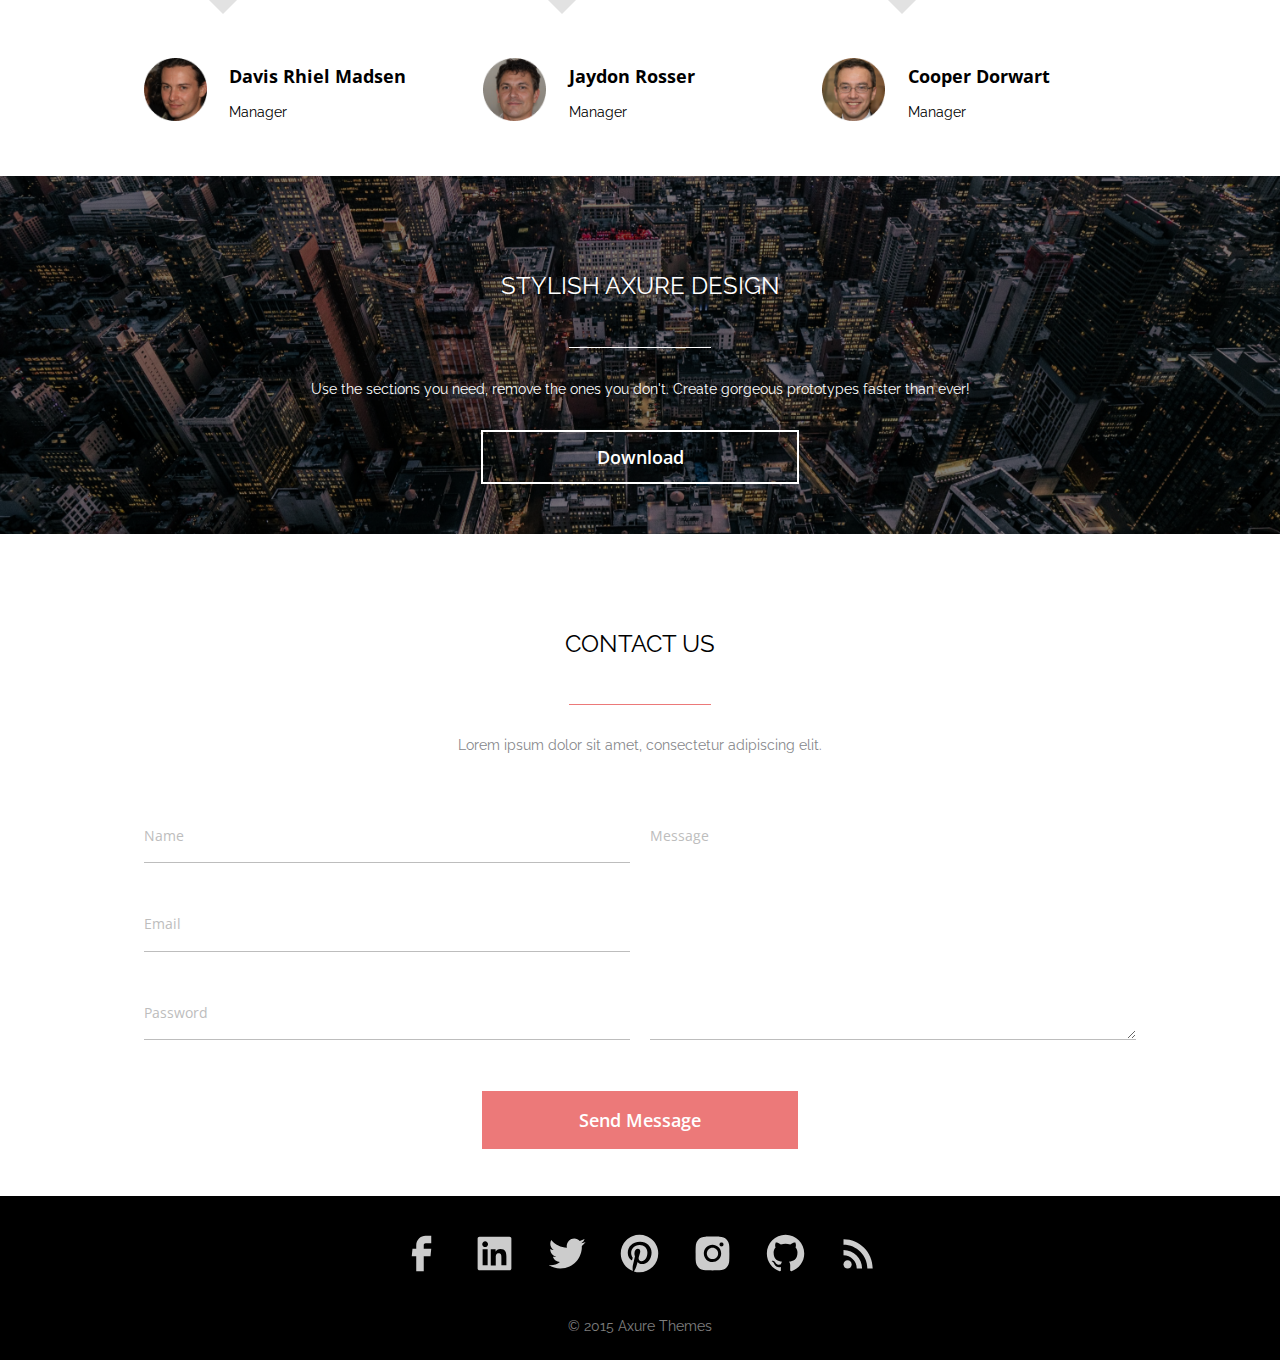
<file: HW8/index.html>
<!DOCTYPE html>
<html lang="en">
  <head>
    <meta charset="UTF-8" />
    <meta http-equiv="X-UA-Compatible" content="IE=edge" />
    <meta name="viewport" content="width=device-width, initial-scale=1.0" />
    <link rel="preconnect" href="https://fonts.googleapis.com" />
    <link rel="preconnect" href="https://fonts.gstatic.com" crossorigin />
    <link
      href="https://fonts.googleapis.com/css2?family=Open+Sans:wght@400;700&family=Raleway:wght@400;500&display=swap"
      rel="stylesheet"
    />
    <link rel="stylesheet" href="assets/axit_css/body.css" />
    <title>AXIT</title>
  </head>
  <body>
    <div class="background-img">
      <div class="header">
        <header class="header__main">
          <img
            class="header__logo"
            src="assets/axit_img/logo.svg"
            alt="AXIT Logo"
          />
          <button class="header__menu" type="button">
            <svg
              width="55"
              height="56"
              viewBox="0 0 55 56"
              fill="none"
              xmlns="http://www.w3.org/2000/svg"
            >
              <path
                d="M16 19H40V22H16V19ZM16 26.5H40V29.5H16V26.5ZM16 34H40V37H16V34Z"
                fill="white"
              />
            </svg>
          </button>
          <nav class="header__nav">
            <ul class="header__list">
              <li><a class="nav__link" href="">Features</a></li>
              <li><a class="nav__link" href="">About</a></li>
              <li><a class="nav__link" href="">Pricing</a></li>
              <li><a class="nav__link" href="">Reviews</a></li>
              <li><a class="nav__link" href="">Contact</a></li>
            </ul>
          </nav>
        </header>
      </div>
      <div class="whole-banner">
        <div class="banner">
          <div class="banner__main">
            <img
              class="banner__logo"
              src="assets/axit_img/logo.svg"
              alt="AXIT Logo"
            />
            <h1 class="banner__title">
              MODERN AXURE TEMPLATE FOR BEAUTIFUL PROTOTYPES
            </h1>
            <div class="banner__line"></div>
            <p class="banner__text">
              Lorem ipsum dolor sit amet, consectetur adipiscing elit
            </p>
            <a href="" class="banner__button">Download</a>
          </div>
          <form class="banner__form form" action="">
            <div class="form__title">
              TRY YOUR <span class="form__title-highlight">FREE</span> TRIAL
              TODAY
            </div>
            <div class="form__group">
              <input id="name" class="form__input" type="text" />
              <label class="form__label" for="name">Name</label>
            </div>
            <div class="form__group">
              <input id="email" class="form__input" type="text" />
              <label class="form__label" for="email">Email</label>
            </div>
            <div class="form__group">
              <input id="password" class="form__input" type="text" />
              <label class="form__label" for="password">Password</label>
            </div>
            <button class="form__button">Get Started</button>
          </form>
        </div>
      </div>
    </div>
    <div class="social__all">
      <div class="social__content">
        <div class="social__text">
          <div class="social__text__title">Social Media</div>
          <p class="social__text__paragraph">
            Lorem ipsum dolor sit amet, consectetur adipiscing elit.<br />
            Aenean euismod bibendum laoreet.
          </p>
        </div>
        <div class="social__buttons">
        <a href=""
          ><img
            class="social__button"
            src="assets/axit_img/facebook_icon.svg"
            alt="facebook icon"
        /></a>
        <a href=""
          ><img
            class="social__button"
            src="assets/axit_img/twitter_icon.svg"
            alt="twitter icon"
        /></a>
        <a href=""
          ><img
            class="social__button"
            src="assets/axit_img/linkedin_icon.svg"
            alt="linkedin icon"
        /></a>
        <a href=""
          ><img
            class="social__button"
            src="assets/axit_img/pinterest_icon.svg"
            alt="pinterest icon"
        /></a>
        <a href=""
          ><img
            class="social__button"
            src="assets/axit_img/instagram_icon.svg"
            alt="instagram icon"
        /></a>
        <a href=""
          ><img
            class="social__button"
            src="assets/axit_img/github_icon.svg"
            alt="github icon"
        /></a>
        <a href=""
          ><img
            class="social__button"
            src="assets/axit_img/rss_icon.svg"
            alt="rss icon"
        /></a>
      </div>
      </div>
    </div>
    <div class="tabs__all">
      <div class="tabs__main">
        <div class="tabs__tabs-group">
          <a class="tabs-group__tab tab-active" href="">TAB 1</a>
          <a class="tabs-group__tab" href="">TAB 2</a>
          <a class="tabs-group__tab" href="">TAB 3</a>
        </div>
        <div class="tabs__content">
          <div class="tabs__content__text">
            <div class="text__title">Tabs with soft transitioning effect.</div>
            <p class="text__paragraph">
              Lorem ipsum dolor sit amet, consectetur adipiscing elit. Aenean
              euismod<br />
              bibendum laoreet. Proin gravida dolor sit amet lacus accumsan et
              viverra<br />
              justo commodo. Proin sodales pulvinar tempor. Cum sociis natoque
              penatibus et magnis dis parturient montes.<br /><br />

              Lorem ipsum dolor sit amet, consectetur adipiscing elit. Aenean
              euismod bibendum laoreet.
            </p>
            <a class="tabs__button" href="">Download</a>
          </div>
          <img
            class="tabs__image"
            src="assets/axit_img/Rectangle 111.png"
            alt="Victory Statue"
          />
        </div>
      </div>
    </div>
    <div class="tabs__all">
      <div class="awesome-block">
        <p class="awesome-block__title">WHY THIS IS AWESOME</p>
        <div class="awesome-block__line"></div>
        <p class="awesome-block__subtitle">
          Lorem ipsum dolor sit amet, consectetur adipiscing elit.
        </p>
        <div class="cards">
          <div class="cards__card">
            <img class="card__img" src="assets/axit_img/about_icon_1.svg" alt="Lamp icon" />
            <p class="card__title">Thoughtful Design</p>
            <p class="card__text">
              Lorem ipsum dolor sit amet, consectetur adipiscing<br />
              elit. Aenean euismod bibendum laoreet.<br />
              Proin gravida dolor sit amet lacus<br />
              accumsan et viverra.
            </p>
          </div>
          <div class="cards__card">
            <img class="card__img" src="assets/axit_img/about_icon_2.png" alt="Keyboard icon" />
            <p class="card__title">Thoughtful Design</p>
            <p class="card__text">
              Lorem ipsum dolor sit amet, consectetur adipiscing<br />
              elit. Aenean euismod bibendum laoreet.<br />
              Proin gravida dolor sit amet lacus<br />
              accumsan et viverra.
            </p>
          </div>
          <div class="cards__card">
            <img class="card__img" src="assets/axit_img/about_icon_3.svg" alt="Lighting icon" />
            <p class="card__title">Thoughtful Design</p>
            <p class="card__text">
              Lorem ipsum dolor sit amet, consectetur adipiscing<br />
              elit. Aenean euismod bibendum laoreet.<br />
              Proin gravida dolor sit amet lacus<br />
              accumsan et viverra.
            </p>
          </div>
        </div>
      </div>
    </div>
    <div class="pricing-all">
      <div class="awesome-block">
        <div class="pricing__title-block">
          <p class="awesome-block__title pricing__title">PRICING OPTIONS</p>
          <div class="awesome-block__line pricing__line"></div>
          <p class="awesome-block__subtitle pricing__subtitle">
            Lorem ipsum dolor sit amet, consectetur adipiscing elit.
          </p>
        </div>
        <div class="pricing-card">
          <div class="pricing-card__card">
            <div class="pricing-card__title">Basic</div>
            <div class="pricing-card__price">$10</div>
            <div class="pricing-card__description">Free for life</div>
            <div class="pricing-card__offer">1 gb of space</div>
            <div class="pricing-card__offer">1 gb of space</div>
            <div class="pricing-card__offer">1 gb of space</div>
            <div class="pricing-card__offer">1 gb of space</div>
            <div class="pricing-card__offer">1 gb of space</div>
            <div class="pricing-card__offer">1 gb of space</div>
          </div>
          <div class="pricing-card__card">
            <div class="pricing-card__title">Optima</div>
            <div class="pricing-card__price">$20</div>
            <div class="pricing-card__description">Free for life</div>
            <div class="pricing-card__offer">1 gb of space</div>
            <div class="pricing-card__offer">1 gb of space</div>
            <div class="pricing-card__offer">1 gb of space</div>
            <div class="pricing-card__offer">1 gb of space</div>
            <div class="pricing-card__offer">1 gb of space</div>
            <div class="pricing-card__offer">1 gb of space</div>
          </div>
          <div class="pricing-card__card">
            <div class="pricing-card__title">Pro</div>
            <div class="pricing-card__price">$30</div>
            <div class="pricing-card__description">Free for life</div>
            <div class="pricing-card__offer">1 gb of space</div>
            <div class="pricing-card__offer">1 gb of space</div>
            <div class="pricing-card__offer">1 gb of space</div>
            <div class="pricing-card__offer">1 gb of space</div>
            <div class="pricing-card__offer">1 gb of space</div>
            <div class="pricing-card__offer">1 gb of space</div>
          </div>
        </div>
      </div>
    </div>
    <div class="tabs__all">
      <div class="awesome-block customer-block">
        <p class="awesome-block__title customer__title">
          WHAT OUR CUSTOMERS ARE SAYING
        </p>
        <div class="awesome-block__line pricing__line"></div>
        <p class="awesome-block__subtitle customer__subtitle">
          Lorem ipsum dolor sit amet, consectetur adipiscing elit.
        </p>
        <div class="customer-cards">
          <div class="customer-cards__card">
            <div class="customer-cards__text">
              Lorem ipsum dolor sit amet, <br />
              consectetur adipisicing elit. Doloribus <br />
              accusamus expedita repellat similique <br />
              odio aspernatur ex, architecto eaque <br />
              quo suscipit.
              <div class="text__triangle"></div>
            </div>
            <div class="text__author">
              <img
                class="author__photo"
                src="assets/axit_img/Ellipse 7.png"
                alt="Author photo"
              />
              <div class="author__info">
                <p class="author__name">Davis Rhiel Madsen</p>
                <p class="autor__job">Manager</p>
              </div>
            </div>
          </div>
          <div class="customer-cards__card hidden-item">
            <div class="customer-cards__text">
              Lorem ipsum dolor sit amet, <br />
              consectetur adipisicing elit. Doloribus <br />
              accusamus expedita repellat similique <br />
              odio aspernatur ex, architecto eaque <br />
              quo suscipit.
              <div class="text__triangle"></div>
            </div>

            <div class="text__author">
              <img
                class="author__photo"
                src="assets/axit_img/Ellipse 7 (1).png"
                alt="Author photo"
              />
              <div class="author__info">
                <p class="author__name">Jaydon Rosser</p>
                <p class="autor__job">Manager</p>
              </div>
            </div>
          </div>
          <div class="customer-cards__card hidden-item">
            <div class="customer-cards__text">
              Lorem ipsum dolor sit amet, <br />
              consectetur adipisicing elit. Doloribus <br />
              accusamus expedita repellat similique <br />
              odio aspernatur ex, architecto eaque <br />
              quo suscipit.
              <div class="text__triangle"></div>
            </div>

            <div class="text__author">
              <img
                class="author__photo"
                src="assets/axit_img/Ellipse 7 (2).png"
                alt="Author photo"
              />
              <div class="author__info">
                <p class="author__name">Cooper Dorwart</p>
                <p class="autor__job">Manager</p>
              </div>
            </div>
          </div>
          <div class="dots">
            <div class="dot"></div>
            <div class="dot dot-active"></div>
            <div class="dot"></div>
          </div>
        </div>
      </div>
    </div>
    <div class="stylish-bg">
      <div class="stylish-content">
        <p class="awesome-block__title title-white">STYLISH AXURE DESIGN</p>
        <div class="awesome-block__line line-white"></div>
        <p class="awesome-block__subtitle text-white">
          Use the sections you need, remove the ones you don't. Create gorgeous
          prototypes faster than ever!
        </p>
        <a href="" class="banner__button button-wide">Download</a>
      </div>
    </div>
    <div class="contact-us">
      <p class="awesome-block__title customer__title contact-us__title">
        CONTACT US
      </p>
      <div class="awesome-block__line pricing__line"></div>
      <p class="awesome-block__subtitle contact-us__subtitle">
        Lorem ipsum dolor sit amet, consectetur adipiscing elit.
      </p>

      <form class="contact-form" action="">
        <div class="input-group">
          <div class="input-group__item">
            <div class="form__group form__group--contact">
              <input id="name-2" class="form__input input-wide" type="text" />
              <label class="form__label" for="name-2">Name</label>
            </div>
            <div class="form__group form__group--contact">
              <input id="email-2" class="form__input input-wide" type="text" />
              <label class="form__label" for="email-2">Email</label>
            </div>
            <div class="form__group form__group--contact">
              <input id="password-2" class="form__input" type="text" />
              <label class="form__label" for="password-2">Password</label>
            </div>
          </div>

          <div class="form__group input-group__item form__group--contact">
            <textarea class="form__input input-message" id="message"></textarea>
            <label class="form__label" for="message">Message</label>
          </div>
        </div>

        <button class="tabs__button button-wide contact-us__button">
          Send Message
        </button>
      </form>
    </div>
    <div class="footer">
      <div class="footer__button-group">
        <a href=""
          ><img
            class="footer__button"
            src="assets/axit_img/facebook_icon.svg"
            alt="facebook icon"
        /></a>
        <a href=""
          ><img
            class="footer__button"
            src="assets/axit_img/linkedin_icon.svg"
            alt="linkedin icon"
        /></a>
        <a href=""
          ><img
            class="footer__button"
            src="assets/axit_img/twitter_icon.svg"
            alt="twitter icon"
        /></a>
        <a href=""
          ><img
            class="footer__button"
            src="assets/axit_img/pinterest_icon.svg"
            alt="pinterest icon"
        /></a>
        <a href=""
          ><img
            class="footer__button"
            src="assets/axit_img/instagram_icon.svg"
            alt="instagram icon"
        /></a>
        <a href=""
          ><img
            class="footer__button"
            src="assets/axit_img/github_icon.svg"
            alt="github icon"
        /></a>
        <a href=""
          ><img
            class="footer__button"
            src="assets/axit_img/rss_icon.svg"
            alt="rss icon"
        /></a>
      </div>
      <p class="copyright">© 2015 Axure Themes</p>
    </div>
  </body>
</html>
</file>
<file: HW5/assets/axit_css/body.css>
@import url('banner.css');
@import url('header.css');
@import url('normalize.css');
@import url('social.css');
@import url('tabs.css');
@import url('awesome.css');
@import url('pricing.css');

* {
    box-sizing: border-box;
}
</file>
<file: HW7/assets/axit_css/body.css>
@import url('banner.css');
@import url('header.css');
@import url('normalize.css');
@import url('social.css');
@import url('tabs.css');
@import url('awesome.css');
@import url('pricing.css');
@import url('customers.css');
@import url('stylish.css');
@import url('contact-us.css');
@import url('footer.css');

* {
    box-sizing: border-box;
}
</file>
<file: HW8/assets/axit_css/body.css>
@import url('banner.css');
@import url('header.css');
@import url('normalize.css');
@import url('social.css');
@import url('tabs.css');
@import url('awesome.css');
@import url('pricing.css');
@import url('customers.css');
@import url('stylish.css');
@import url('contact-us.css');
@import url('footer.css');

* {
    box-sizing: border-box;
}
</file>
